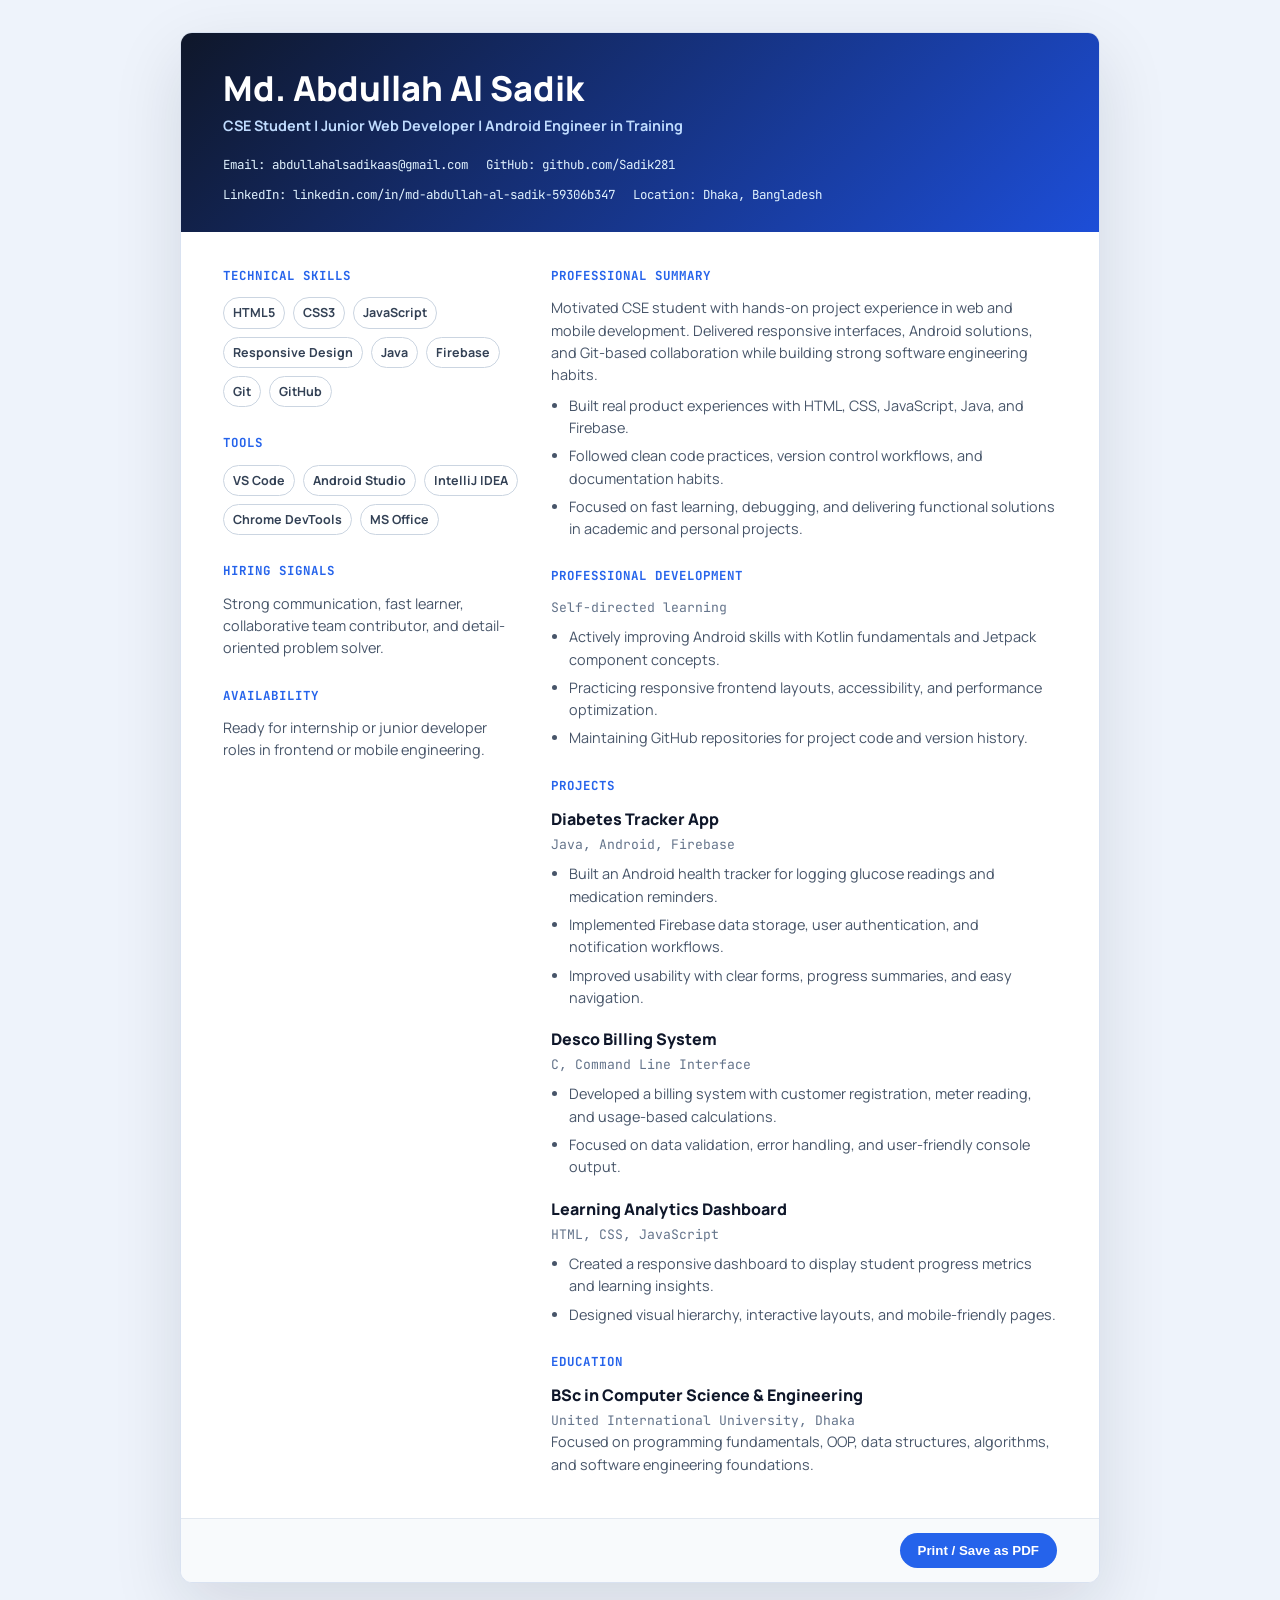
<file: assets/resume/resume.html>
<!doctype html>
<html lang="en">
  <head>
    <meta charset="UTF-8" />
    <meta name="viewport" content="width=device-width, initial-scale=1.0" />
    <title>Md. Abdullah Al Sadik - Resume</title>
    <link rel="preconnect" href="https://fonts.googleapis.com" />
    <link rel="preconnect" href="https://fonts.gstatic.com" crossorigin />
    <link
      href="https://fonts.googleapis.com/css2?family=JetBrains+Mono:wght@500;600;700&family=Manrope:wght@400;500;600;700;800&display=swap"
      rel="stylesheet"
    />
    <style>
      * {
        box-sizing: border-box;
      }

      body {
        margin: 0;
        background: #eef3fb;
        color: #122033;
        font-family: "Manrope", "Segoe UI", sans-serif;
        line-height: 1.55;
      }

      .page {
        width: min(920px, calc(100vw - 32px));
        margin: 32px auto;
        background: #fff;
        border: 1px solid #d9e2f1;
        border-radius: 12px;
        box-shadow: 0 24px 70px rgba(15, 23, 42, 0.12);
        overflow: hidden;
      }

      header {
        padding: 36px 42px 28px;
        background: linear-gradient(135deg, #0f172a, #1d4ed8);
        color: #fff;
      }

      h1,
      h2,
      h3,
      p {
        margin: 0;
      }

      h1 {
        font-size: 2.15rem;
        line-height: 1.1;
        font-weight: 800;
      }

      .role {
        margin-top: 8px;
        color: #bfdbfe;
        font-weight: 700;
      }

      .contacts {
        display: flex;
        flex-wrap: wrap;
        gap: 10px 18px;
        margin-top: 18px;
        font-family: "JetBrains Mono", monospace;
        font-size: 0.78rem;
      }

      .contacts a,
      .contacts span {
        color: #e0f2fe;
        text-decoration: none;
      }

      main {
        display: grid;
        grid-template-columns: 1fr 1.7fr;
        gap: 30px;
        padding: 34px 42px 42px;
      }

      section + section {
        margin-top: 26px;
      }

      h2 {
        font-size: 0.78rem;
        text-transform: uppercase;
        letter-spacing: 0.08em;
        color: #2563eb;
        font-family: "JetBrains Mono", monospace;
        margin-bottom: 12px;
      }

      h3 {
        font-size: 1rem;
        font-weight: 800;
        color: #0f172a;
      }

      p,
      li {
        font-size: 0.9rem;
        color: #475569;
      }

      ul {
        margin: 8px 0 0;
        padding-left: 18px;
      }

      li + li {
        margin-top: 6px;
      }

      .pill-list {
        display: flex;
        flex-wrap: wrap;
        gap: 8px;
      }

      .pill {
        border: 1px solid #cbd5e1;
        border-radius: 999px;
        padding: 5px 9px;
        color: #334155;
        font-size: 0.78rem;
        font-weight: 700;
      }

      .item + .item {
        margin-top: 18px;
      }

      .meta {
        margin-top: 3px;
        color: #64748b;
        font-size: 0.82rem;
        font-family: "JetBrains Mono", monospace;
      }

      .print-bar {
        padding: 14px 42px;
        border-top: 1px solid #e2e8f0;
        background: #f8fafc;
        text-align: right;
      }

      button {
        border: 0;
        border-radius: 999px;
        padding: 10px 18px;
        background: #2563eb;
        color: #fff;
        font-weight: 800;
        cursor: pointer;
      }

      @media print {
        body {
          background: #fff;
        }

        .page {
          width: 100%;
          margin: 0;
          border: 0;
          border-radius: 0;
          box-shadow: none;
        }

        .print-bar {
          display: none;
        }
      }

      @media (max-width: 720px) {
        main {
          grid-template-columns: 1fr;
          padding: 28px;
        }

        header {
          padding: 30px 28px 24px;
        }
      }
    </style>
  </head>
  <body>
    <article class="page">
      <header>
        <h1>Md. Abdullah Al Sadik</h1>
        <p class="role">CSE Student | Junior Web Developer | Android Engineer in Training</p>
        <div class="contacts">
          <span>Email: <a href="mailto:abdullahalsadikaas@gmail.com">abdullahalsadikaas@gmail.com</a></span>
          <span>GitHub: <a href="https://github.com/Sadik281">github.com/Sadik281</a></span>
          <span>LinkedIn: <a href="https://www.linkedin.com/in/md-abdullah-al-sadik-59306b347">linkedin.com/in/md-abdullah-al-sadik-59306b347</a></span>
          <span>Location: Dhaka, Bangladesh</span>
        </div>
      </header>

      <main>
        <aside>
          <section>
            <h2>Technical Skills</h2>
            <div class="pill-list">
              <span class="pill">HTML5</span>
              <span class="pill">CSS3</span>
              <span class="pill">JavaScript</span>
              <span class="pill">Responsive Design</span>
              <span class="pill">Java</span>
              <span class="pill">Firebase</span>
              <span class="pill">Git</span>
              <span class="pill">GitHub</span>
            </div>
          </section>

          <section>
            <h2>Tools</h2>
            <div class="pill-list">
              <span class="pill">VS Code</span>
              <span class="pill">Android Studio</span>
              <span class="pill">IntelliJ IDEA</span>
              <span class="pill">Chrome DevTools</span>
              <span class="pill">MS Office</span>
            </div>
          </section>

          <section>
            <h2>Hiring Signals</h2>
            <p>Strong communication, fast learner, collaborative team contributor, and detail-oriented problem solver.</p>
          </section>

          <section>
            <h2>Availability</h2>
            <p>Ready for internship or junior developer roles in frontend or mobile engineering.</p>
          </section>
        </aside>

        <div>
          <section>
            <h2>Professional Summary</h2>
            <p>
              Motivated CSE student with hands-on project experience in web and mobile development. Delivered responsive interfaces, Android solutions, and Git-based collaboration while building strong software engineering habits.
            </p>
            <ul>
              <li>Built real product experiences with HTML, CSS, JavaScript, Java, and Firebase.</li>
              <li>Followed clean code practices, version control workflows, and documentation habits.</li>
              <li>Focused on fast learning, debugging, and delivering functional solutions in academic and personal projects.</li>
            </ul>
          </section>

          <section>
            <h2>Professional Development</h2>
            <div class="item">
              <p class="meta">Self-directed learning</p>
              <ul>
                <li>Actively improving Android skills with Kotlin fundamentals and Jetpack component concepts.</li>
                <li>Practicing responsive frontend layouts, accessibility, and performance optimization.</li>
                <li>Maintaining GitHub repositories for project code and version history.</li>
              </ul>
            </div>
          </section>

          <section>
            <h2>Projects</h2>
            <div class="item">
              <h3>Diabetes Tracker App</h3>
              <p class="meta">Java, Android, Firebase</p>
              <ul>
                <li>Built an Android health tracker for logging glucose readings and medication reminders.</li>
                <li>Implemented Firebase data storage, user authentication, and notification workflows.</li>
                <li>Improved usability with clear forms, progress summaries, and easy navigation.</li>
              </ul>
            </div>
            <div class="item">
              <h3>Desco Billing System</h3>
              <p class="meta">C, Command Line Interface</p>
              <ul>
                <li>Developed a billing system with customer registration, meter reading, and usage-based calculations.</li>
                <li>Focused on data validation, error handling, and user-friendly console output.</li>
              </ul>
            </div>
            <div class="item">
              <h3>Learning Analytics Dashboard</h3>
              <p class="meta">HTML, CSS, JavaScript</p>
              <ul>
                <li>Created a responsive dashboard to display student progress metrics and learning insights.</li>
                <li>Designed visual hierarchy, interactive layouts, and mobile-friendly pages.</li>
              </ul>
            </div>
          </section>

          <section>
            <h2>Education</h2>
            <div class="item">
              <h3>BSc in Computer Science & Engineering</h3>
              <p class="meta">United International University, Dhaka</p>
              <p>Focused on programming fundamentals, OOP, data structures, algorithms, and software engineering foundations.</p>
            </div>
          </section>
        </div>
      </main>

      <div class="print-bar">
        <button type="button" onclick="window.print()">Print / Save as PDF</button>
      </div>
    </article>
  </body>
</html>
</file>
